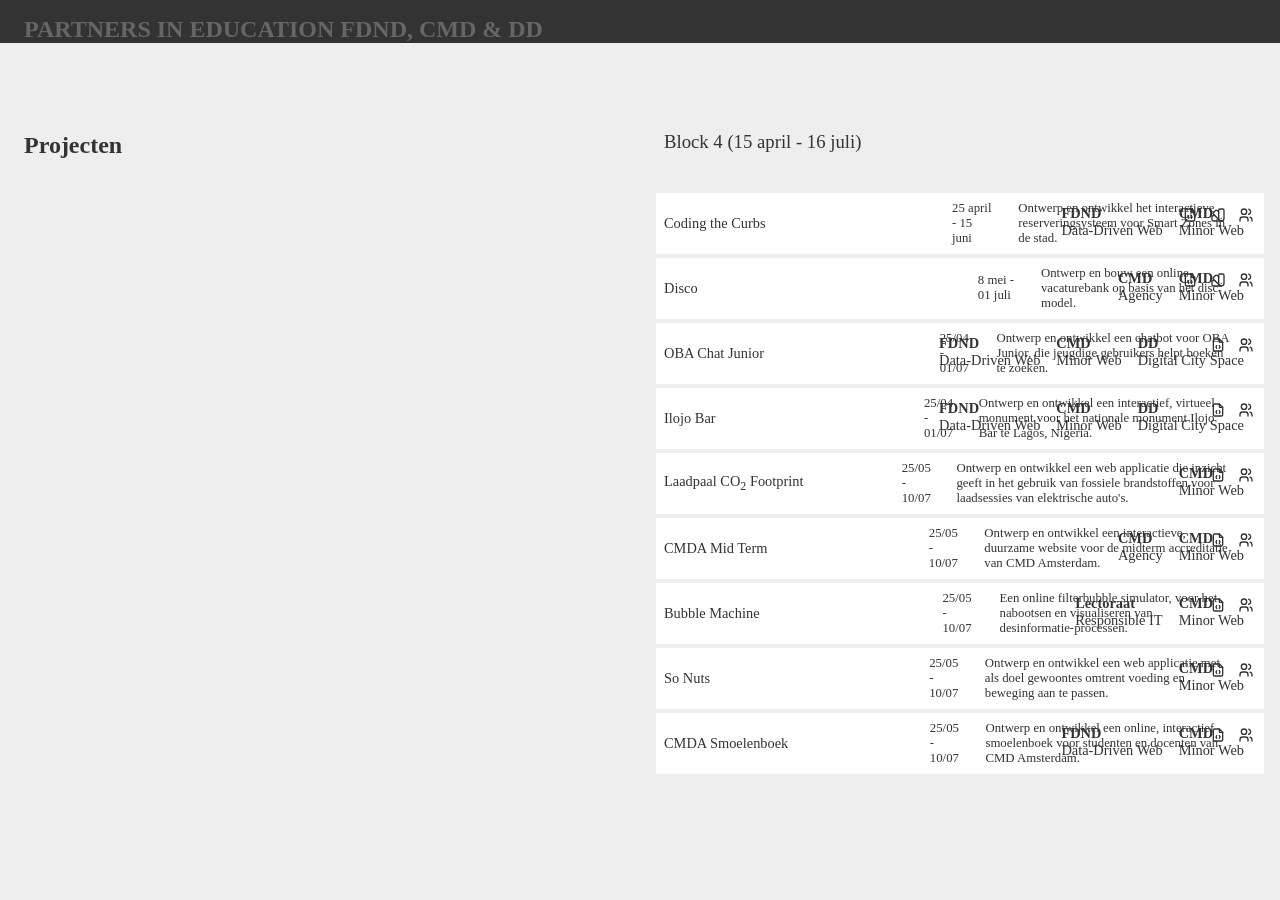
<file: static/index.html>
<!DOCTYPE html>
<html lang="en">
<head>
    <meta charset="UTF-8">
    <meta http-equiv="X-UA-Compatible" content="IE=edge">
    <meta name="viewport" content="width=device-width, initial-scale=1.0">
    <title>Dashboard PiE @ FDND, CMD & DD</title>

    <link rel="stylesheet" href="css/styles.css">
</head>
<body>
    <header>
        <h1>Partners in Education <em>FDND, CMD & DD</em></h1>
    </header>

    <main>
        <h2>Projecten</h2>
    <!--
        <section>
            <h2>Projects</h2>

            <section>
                <h3>Block 1</h3>

                <ul>
                    <li><a href="#">Project name</a></li>
                </ul>
            </section>

            <section>
                <h3>Block 2</h3>

                <ul>
                    <li><a href="">Project name</a></li>
                </ul>
            </section>

            <section>
                <h3>Block 3</h3>

                <ul>
                    <li><a href="">Project name</a></li>
                </ul>
            </section>
        -->

            <section>
                <h3>Block 4 <time>(15 april - 16 juli)</time></h3>

                <ul>
                    <li>
                        <a href="">Coding the Curbs</a>
                        
                        <p>
                            <time>25 april</time>
                            -
                            <time>15 juni</time>
                        </p>
                        
                        <p>
                            Ontwerp en ontwikkel het interactieve reserveringsysteem voor Smart Zones in de stad.
                        </p>

                        <ul>
                            <li>
                                <svg xmlns="http://www.w3.org/2000/svg" class="icon icon-tabler icon-tabler-file-code" width="20" height="20" viewBox="0 0 24 24" stroke-width="2" stroke="currentColor" fill="none" stroke-linecap="round" stroke-linejoin="round">
                                    <desc>Download more icon variants from https://tabler-icons.io/i/file-code</desc>
                                    <path stroke="none" d="M0 0h24v24H0z" fill="none"></path>
                                    <path d="M14 3v4a1 1 0 0 0 1 1h4"></path>
                                    <path d="M17 21h-10a2 2 0 0 1 -2 -2v-14a2 2 0 0 1 2 -2h7l5 5v11a2 2 0 0 1 -2 2z"></path>
                                    <path d="M10 13l-1 2l1 2"></path>
                                    <path d="M14 13l1 2l-1 2"></path>
                                </svg>
                            </li>
                            <li>
                                <svg xmlns="http://www.w3.org/2000/svg" class="icon icon-tabler icon-tabler-color-swatch" width="20" height="20" viewBox="0 0 24 24" stroke-width="2" stroke="currentColor" fill="none" stroke-linecap="round" stroke-linejoin="round">
                                    <desc>Download more icon variants from https://tabler-icons.io/i/color-swatch</desc>
                                    <path stroke="none" d="M0 0h24v24H0z" fill="none"></path>
                                    <path d="M19 3h-4a2 2 0 0 0 -2 2v12a4 4 0 0 0 8 0v-12a2 2 0 0 0 -2 -2"></path>
                                    <path d="M13 7.35l-2 -2a2 2 0 0 0 -2.828 0l-2.828 2.828a2 2 0 0 0 0 2.828l9 9"></path>
                                    <path d="M7.3 13h-2.3a2 2 0 0 0 -2 2v4a2 2 0 0 0 2 2h12"></path>
                                    <line x1="17" y1="17" x2="17" y2="17.01"></line>
                                 </svg>
                            </li>
                            <li>
                                <svg xmlns="http://www.w3.org/2000/svg" class="icon icon-tabler icon-tabler-users" width="20" height="20" viewBox="0 0 24 24" stroke-width="2" stroke="currentColor" fill="none" stroke-linecap="round" stroke-linejoin="round">
                                    <desc>Download more icon variants from https://tabler-icons.io/i/users</desc>
                                    <path stroke="none" d="M0 0h24v24H0z" fill="none"></path>
                                    <circle cx="9" cy="7" r="4"></circle>
                                    <path d="M3 21v-2a4 4 0 0 1 4 -4h4a4 4 0 0 1 4 4v2"></path>
                                    <path d="M16 3.13a4 4 0 0 1 0 7.75"></path>
                                    <path d="M21 21v-2a4 4 0 0 0 -3 -3.85"></path>
                                 </svg>
                            </li>
                        </ul>
                       
                        <ul>
                            <li class="fdnd">
                                <a href="#"><strong>FDND</strong> Data-Driven Web</a>
                            </li>
                            <li class="cmd">
                                <a href="#"><strong>CMD</strong> Minor Web</a> 
                            </li>
                        </ul>

                        
                    </li>

                    <li>
                        <a href="">Disco</a>

                        <p>
                            <time>8 mei</time>
                            -
                            <time>01 juli</time>
                        </p>
                        
                        <p>
                            Ontwerp en bouw een online vacaturebank op basis van het disc model.
                        </p>
                        <ul>
                            <li>
                                <svg xmlns="http://www.w3.org/2000/svg" class="icon icon-tabler icon-tabler-file-code" width="20" height="20" viewBox="0 0 24 24" stroke-width="2" stroke="currentColor" fill="none" stroke-linecap="round" stroke-linejoin="round">
                                    <desc>Download more icon variants from https://tabler-icons.io/i/file-code</desc>
                                    <path stroke="none" d="M0 0h24v24H0z" fill="none"></path>
                                    <path d="M14 3v4a1 1 0 0 0 1 1h4"></path>
                                    <path d="M17 21h-10a2 2 0 0 1 -2 -2v-14a2 2 0 0 1 2 -2h7l5 5v11a2 2 0 0 1 -2 2z"></path>
                                    <path d="M10 13l-1 2l1 2"></path>
                                    <path d="M14 13l1 2l-1 2"></path>
                                </svg>
                            </li>
                            <li>
                                <svg xmlns="http://www.w3.org/2000/svg" class="icon icon-tabler icon-tabler-color-swatch" width="20" height="20" viewBox="0 0 24 24" stroke-width="2" stroke="currentColor" fill="none" stroke-linecap="round" stroke-linejoin="round">
                                    <desc>Download more icon variants from https://tabler-icons.io/i/color-swatch</desc>
                                    <path stroke="none" d="M0 0h24v24H0z" fill="none"></path>
                                    <path d="M19 3h-4a2 2 0 0 0 -2 2v12a4 4 0 0 0 8 0v-12a2 2 0 0 0 -2 -2"></path>
                                    <path d="M13 7.35l-2 -2a2 2 0 0 0 -2.828 0l-2.828 2.828a2 2 0 0 0 0 2.828l9 9"></path>
                                    <path d="M7.3 13h-2.3a2 2 0 0 0 -2 2v4a2 2 0 0 0 2 2h12"></path>
                                    <line x1="17" y1="17" x2="17" y2="17.01"></line>
                                 </svg>
                            </li>
                            <li>
                                <svg xmlns="http://www.w3.org/2000/svg" class="icon icon-tabler icon-tabler-users" width="20" height="20" viewBox="0 0 24 24" stroke-width="2" stroke="currentColor" fill="none" stroke-linecap="round" stroke-linejoin="round">
                                    <desc>Download more icon variants from https://tabler-icons.io/i/users</desc>
                                    <path stroke="none" d="M0 0h24v24H0z" fill="none"></path>
                                    <circle cx="9" cy="7" r="4"></circle>
                                    <path d="M3 21v-2a4 4 0 0 1 4 -4h4a4 4 0 0 1 4 4v2"></path>
                                    <path d="M16 3.13a4 4 0 0 1 0 7.75"></path>
                                    <path d="M21 21v-2a4 4 0 0 0 -3 -3.85"></path>
                                 </svg>
                            </li>
                        </ul>
                       
                        <ul>
                            <li class="cmd">
                                <a href="#"><strong>CMD</strong> Agency</a> 
                            </li>
                            <li class="cmd">
                                <a href="#"><strong>CMD</strong> Minor Web</a> 
                            </li>
                        </ul>

                        
                    </li>

                    <li>
                        <a href="">OBA Chat Junior</a>
                        
                        <p> 
                            <time>25/04</time>
                            -
                            <time>01/07</time>
                        </p>
                        
                        <p>
                            Ontwerp en ontwikkel een chatbot voor OBA Junior, die jeugdige gebruikers helpt boeken te zoeken.
                        </p>

                        <ul>
                            <li>
                                <svg xmlns="http://www.w3.org/2000/svg" class="icon icon-tabler icon-tabler-file-code" width="20" height="20" viewBox="0 0 24 24" stroke-width="2" stroke="currentColor" fill="none" stroke-linecap="round" stroke-linejoin="round">
                                    <desc>Download more icon variants from https://tabler-icons.io/i/file-code</desc>
                                    <path stroke="none" d="M0 0h24v24H0z" fill="none"></path>
                                    <path d="M14 3v4a1 1 0 0 0 1 1h4"></path>
                                    <path d="M17 21h-10a2 2 0 0 1 -2 -2v-14a2 2 0 0 1 2 -2h7l5 5v11a2 2 0 0 1 -2 2z"></path>
                                    <path d="M10 13l-1 2l1 2"></path>
                                    <path d="M14 13l1 2l-1 2"></path>
                                </svg>
                            </li>
   
                            <li>
                                <svg xmlns="http://www.w3.org/2000/svg" class="icon icon-tabler icon-tabler-users" width="20" height="20" viewBox="0 0 24 24" stroke-width="2" stroke="currentColor" fill="none" stroke-linecap="round" stroke-linejoin="round">
                                    <desc>Download more icon variants from https://tabler-icons.io/i/users</desc>
                                    <path stroke="none" d="M0 0h24v24H0z" fill="none"></path>
                                    <circle cx="9" cy="7" r="4"></circle>
                                    <path d="M3 21v-2a4 4 0 0 1 4 -4h4a4 4 0 0 1 4 4v2"></path>
                                    <path d="M16 3.13a4 4 0 0 1 0 7.75"></path>
                                    <path d="M21 21v-2a4 4 0 0 0 -3 -3.85"></path>
                                 </svg>
                            </li>
                        </ul>
                       
                        <ul>
                            <li class="fdnd">
                                <a href="#"><strong>FDND</strong> Data-Driven Web</a>
                            </li>
                            <li class="cmd">
                                <a href="#"><strong>CMD</strong> Minor Web</a> 
                            </li>
                            <li class="dd">
                                <a href="#"><strong>DD</strong> Digital City Space</a> 
                            </li>
                        </ul>
                    </li>

                    <li>
                        <a href="">Ilojo Bar</a>
                        
                        <p> 
                            <time>25/04</time>
                            -
                            <time>01/07</time>
                        </p>
                        
                        <p>
                            Ontwerp en ontwikkel een interactief, virtueel monument voor het nationale monument Ilojo Bar te Lagos, Nigeria.
                        </p>

                        <ul>
                            <li>
                                <svg xmlns="http://www.w3.org/2000/svg" class="icon icon-tabler icon-tabler-file-code" width="20" height="20" viewBox="0 0 24 24" stroke-width="2" stroke="currentColor" fill="none" stroke-linecap="round" stroke-linejoin="round">
                                    <desc>Download more icon variants from https://tabler-icons.io/i/file-code</desc>
                                    <path stroke="none" d="M0 0h24v24H0z" fill="none"></path>
                                    <path d="M14 3v4a1 1 0 0 0 1 1h4"></path>
                                    <path d="M17 21h-10a2 2 0 0 1 -2 -2v-14a2 2 0 0 1 2 -2h7l5 5v11a2 2 0 0 1 -2 2z"></path>
                                    <path d="M10 13l-1 2l1 2"></path>
                                    <path d="M14 13l1 2l-1 2"></path>
                                </svg>
                            </li>
   
                            <li>
                                <svg xmlns="http://www.w3.org/2000/svg" class="icon icon-tabler icon-tabler-users" width="20" height="20" viewBox="0 0 24 24" stroke-width="2" stroke="currentColor" fill="none" stroke-linecap="round" stroke-linejoin="round">
                                    <desc>Download more icon variants from https://tabler-icons.io/i/users</desc>
                                    <path stroke="none" d="M0 0h24v24H0z" fill="none"></path>
                                    <circle cx="9" cy="7" r="4"></circle>
                                    <path d="M3 21v-2a4 4 0 0 1 4 -4h4a4 4 0 0 1 4 4v2"></path>
                                    <path d="M16 3.13a4 4 0 0 1 0 7.75"></path>
                                    <path d="M21 21v-2a4 4 0 0 0 -3 -3.85"></path>
                                 </svg>
                            </li>
                        </ul>
                       
                        <ul>
                            <li class="fdnd">
                                <a href="#"><strong>FDND</strong> Data-Driven Web</a>
                            </li>
                            <li class="cmd">
                                <a href="#"><strong>CMD</strong> Minor Web</a> 
                            </li>
                            <li class="dd">
                                <a href="#"><strong>DD</strong> Digital City Space</a> 
                            </li>
                        </ul>
                    </li>

                    <li>
                        <a href="">Laadpaal CO<sub>2</sub> Footprint</a>
                        
                        <p> 
                            <time>25/05</time>
                            -
                            <time>10/07</time>
                        </p>
                        
                        <p>
                            Ontwerp en ontwikkel een web applicatie die inzicht geeft in het gebruik van fossiele brandstoffen voor laadsessies van elektrische auto's.
                        </p>

                        <ul>
                            <li>
                                <svg xmlns="http://www.w3.org/2000/svg" class="icon icon-tabler icon-tabler-file-code" width="20" height="20" viewBox="0 0 24 24" stroke-width="2" stroke="currentColor" fill="none" stroke-linecap="round" stroke-linejoin="round">
                                    <desc>Download more icon variants from https://tabler-icons.io/i/file-code</desc>
                                    <path stroke="none" d="M0 0h24v24H0z" fill="none"></path>
                                    <path d="M14 3v4a1 1 0 0 0 1 1h4"></path>
                                    <path d="M17 21h-10a2 2 0 0 1 -2 -2v-14a2 2 0 0 1 2 -2h7l5 5v11a2 2 0 0 1 -2 2z"></path>
                                    <path d="M10 13l-1 2l1 2"></path>
                                    <path d="M14 13l1 2l-1 2"></path>
                                </svg>
                            </li>
   
                            <li>
                                <svg xmlns="http://www.w3.org/2000/svg" class="icon icon-tabler icon-tabler-users" width="20" height="20" viewBox="0 0 24 24" stroke-width="2" stroke="currentColor" fill="none" stroke-linecap="round" stroke-linejoin="round">
                                    <desc>Download more icon variants from https://tabler-icons.io/i/users</desc>
                                    <path stroke="none" d="M0 0h24v24H0z" fill="none"></path>
                                    <circle cx="9" cy="7" r="4"></circle>
                                    <path d="M3 21v-2a4 4 0 0 1 4 -4h4a4 4 0 0 1 4 4v2"></path>
                                    <path d="M16 3.13a4 4 0 0 1 0 7.75"></path>
                                    <path d="M21 21v-2a4 4 0 0 0 -3 -3.85"></path>
                                 </svg>
                            </li>
                        </ul>
                       
                        <ul>
                            <li class="cmd">
                                <a href="#"><strong>CMD</strong> Minor Web</a> 
                            </li>
                        </ul>
                    </li>

                    <li>
                        <a href="">CMDA Mid Term</a>
                        
                        <p> 
                            <time>25/05</time>
                            -
                            <time>10/07</time>
                        </p>
                        
                        <p>
                            Ontwerp en ontwikkel een interactieve, duurzame website voor de midterm accreditatie van CMD Amsterdam.
                        </p>

                        <ul>
                            <li>
                                <svg xmlns="http://www.w3.org/2000/svg" class="icon icon-tabler icon-tabler-file-code" width="20" height="20" viewBox="0 0 24 24" stroke-width="2" stroke="currentColor" fill="none" stroke-linecap="round" stroke-linejoin="round">
                                    <desc>Download more icon variants from https://tabler-icons.io/i/file-code</desc>
                                    <path stroke="none" d="M0 0h24v24H0z" fill="none"></path>
                                    <path d="M14 3v4a1 1 0 0 0 1 1h4"></path>
                                    <path d="M17 21h-10a2 2 0 0 1 -2 -2v-14a2 2 0 0 1 2 -2h7l5 5v11a2 2 0 0 1 -2 2z"></path>
                                    <path d="M10 13l-1 2l1 2"></path>
                                    <path d="M14 13l1 2l-1 2"></path>
                                </svg>
                            </li>
   
                            <li>
                                <svg xmlns="http://www.w3.org/2000/svg" class="icon icon-tabler icon-tabler-users" width="20" height="20" viewBox="0 0 24 24" stroke-width="2" stroke="currentColor" fill="none" stroke-linecap="round" stroke-linejoin="round">
                                    <desc>Download more icon variants from https://tabler-icons.io/i/users</desc>
                                    <path stroke="none" d="M0 0h24v24H0z" fill="none"></path>
                                    <circle cx="9" cy="7" r="4"></circle>
                                    <path d="M3 21v-2a4 4 0 0 1 4 -4h4a4 4 0 0 1 4 4v2"></path>
                                    <path d="M16 3.13a4 4 0 0 1 0 7.75"></path>
                                    <path d="M21 21v-2a4 4 0 0 0 -3 -3.85"></path>
                                 </svg>
                            </li>
                        </ul>
                       
                        <ul>
                            <li class="cmd">
                                <a href="#"><strong>CMD</strong> Agency</a> 
                            </li>
                            <li class="cmd">
                                <a href="#"><strong>CMD</strong> Minor Web</a> 
                            </li>
                        </ul>
                    </li>

                    <li>
                        <a href="">Bubble Machine</a>
                        
                        <p> 
                            <time>25/05</time>
                            -
                            <time>10/07</time>
                        </p>
                        
                        <p>
                            Een online filterbubble simulator, voor het nabootsen en visualiseren van desinformatie-processen.
                        </p>

                        <ul>
                            <li>
                                <svg xmlns="http://www.w3.org/2000/svg" class="icon icon-tabler icon-tabler-file-code" width="20" height="20" viewBox="0 0 24 24" stroke-width="2" stroke="currentColor" fill="none" stroke-linecap="round" stroke-linejoin="round">
                                    <desc>Download more icon variants from https://tabler-icons.io/i/file-code</desc>
                                    <path stroke="none" d="M0 0h24v24H0z" fill="none"></path>
                                    <path d="M14 3v4a1 1 0 0 0 1 1h4"></path>
                                    <path d="M17 21h-10a2 2 0 0 1 -2 -2v-14a2 2 0 0 1 2 -2h7l5 5v11a2 2 0 0 1 -2 2z"></path>
                                    <path d="M10 13l-1 2l1 2"></path>
                                    <path d="M14 13l1 2l-1 2"></path>
                                </svg>
                            </li>
   
                            <li>
                                <svg xmlns="http://www.w3.org/2000/svg" class="icon icon-tabler icon-tabler-users" width="20" height="20" viewBox="0 0 24 24" stroke-width="2" stroke="currentColor" fill="none" stroke-linecap="round" stroke-linejoin="round">
                                    <desc>Download more icon variants from https://tabler-icons.io/i/users</desc>
                                    <path stroke="none" d="M0 0h24v24H0z" fill="none"></path>
                                    <circle cx="9" cy="7" r="4"></circle>
                                    <path d="M3 21v-2a4 4 0 0 1 4 -4h4a4 4 0 0 1 4 4v2"></path>
                                    <path d="M16 3.13a4 4 0 0 1 0 7.75"></path>
                                    <path d="M21 21v-2a4 4 0 0 0 -3 -3.85"></path>
                                 </svg>
                            </li>
                        </ul>
                       
                        <ul>
                            <li class="professorship">
                                <a href="#"><strong>Lectoraat</strong> Responsible IT</a> 
                            </li>
                            <li class="cmd">
                                <a href="#"><strong>CMD</strong> Minor Web</a> 
                            </li>
                        </ul>
                    </li>

                    <li>
                        <a href="">So Nuts</a>
                        
                        <p> 
                            <time>25/05</time>
                            -
                            <time>10/07</time>
                        </p>
                        
                        <p>
                            Ontwerp en ontwikkel een web applicatie met als doel gewoontes omtrent voeding en beweging aan te passen.
                        </p>

                        <ul>
                            <li>
                                <svg xmlns="http://www.w3.org/2000/svg" class="icon icon-tabler icon-tabler-file-code" width="20" height="20" viewBox="0 0 24 24" stroke-width="2" stroke="currentColor" fill="none" stroke-linecap="round" stroke-linejoin="round">
                                    <desc>Download more icon variants from https://tabler-icons.io/i/file-code</desc>
                                    <path stroke="none" d="M0 0h24v24H0z" fill="none"></path>
                                    <path d="M14 3v4a1 1 0 0 0 1 1h4"></path>
                                    <path d="M17 21h-10a2 2 0 0 1 -2 -2v-14a2 2 0 0 1 2 -2h7l5 5v11a2 2 0 0 1 -2 2z"></path>
                                    <path d="M10 13l-1 2l1 2"></path>
                                    <path d="M14 13l1 2l-1 2"></path>
                                </svg>
                            </li>
   
                            <li>
                                <svg xmlns="http://www.w3.org/2000/svg" class="icon icon-tabler icon-tabler-users" width="20" height="20" viewBox="0 0 24 24" stroke-width="2" stroke="currentColor" fill="none" stroke-linecap="round" stroke-linejoin="round">
                                    <desc>Download more icon variants from https://tabler-icons.io/i/users</desc>
                                    <path stroke="none" d="M0 0h24v24H0z" fill="none"></path>
                                    <circle cx="9" cy="7" r="4"></circle>
                                    <path d="M3 21v-2a4 4 0 0 1 4 -4h4a4 4 0 0 1 4 4v2"></path>
                                    <path d="M16 3.13a4 4 0 0 1 0 7.75"></path>
                                    <path d="M21 21v-2a4 4 0 0 0 -3 -3.85"></path>
                                 </svg>
                            </li>
                        </ul>
                       
                        <ul>
                            <li class="cmd">
                                <a href="#"><strong>CMD</strong> Minor Web</a> 
                            </li>
                        </ul>
                    </li>

                    <li>
                        <a href="">CMDA Smoelenboek</a>
                        
                        <p> 
                            <time>25/05</time>
                            -
                            <time>10/07</time>
                        </p>
                        
                        <p>
                            Ontwerp en ontwikkel een online, interactief smoelenboek voor studenten en docenten van CMD Amsterdam.
                        </p>

                        <ul>
                            <li>
                                <svg xmlns="http://www.w3.org/2000/svg" class="icon icon-tabler icon-tabler-file-code" width="20" height="20" viewBox="0 0 24 24" stroke-width="2" stroke="currentColor" fill="none" stroke-linecap="round" stroke-linejoin="round">
                                    <desc>Download more icon variants from https://tabler-icons.io/i/file-code</desc>
                                    <path stroke="none" d="M0 0h24v24H0z" fill="none"></path>
                                    <path d="M14 3v4a1 1 0 0 0 1 1h4"></path>
                                    <path d="M17 21h-10a2 2 0 0 1 -2 -2v-14a2 2 0 0 1 2 -2h7l5 5v11a2 2 0 0 1 -2 2z"></path>
                                    <path d="M10 13l-1 2l1 2"></path>
                                    <path d="M14 13l1 2l-1 2"></path>
                                </svg>
                            </li>
   
                            <li>
                                <svg xmlns="http://www.w3.org/2000/svg" class="icon icon-tabler icon-tabler-users" width="20" height="20" viewBox="0 0 24 24" stroke-width="2" stroke="currentColor" fill="none" stroke-linecap="round" stroke-linejoin="round">
                                    <desc>Download more icon variants from https://tabler-icons.io/i/users</desc>
                                    <path stroke="none" d="M0 0h24v24H0z" fill="none"></path>
                                    <circle cx="9" cy="7" r="4"></circle>
                                    <path d="M3 21v-2a4 4 0 0 1 4 -4h4a4 4 0 0 1 4 4v2"></path>
                                    <path d="M16 3.13a4 4 0 0 1 0 7.75"></path>
                                    <path d="M21 21v-2a4 4 0 0 0 -3 -3.85"></path>
                                 </svg>
                            </li>
                        </ul>
                       
                        <ul>
                            <li class="fdnd">
                                <a href="#"><strong>FDND</strong> Data-Driven Web</a> 
                            </li>
                            <li class="cmd">
                                <a href="#"><strong>CMD</strong> Minor Web</a> 
                            </li>
                        </ul>
                    </li>
                </ul>
            </section>
        </section>
    </main>
    
</body>
</html>
</file>
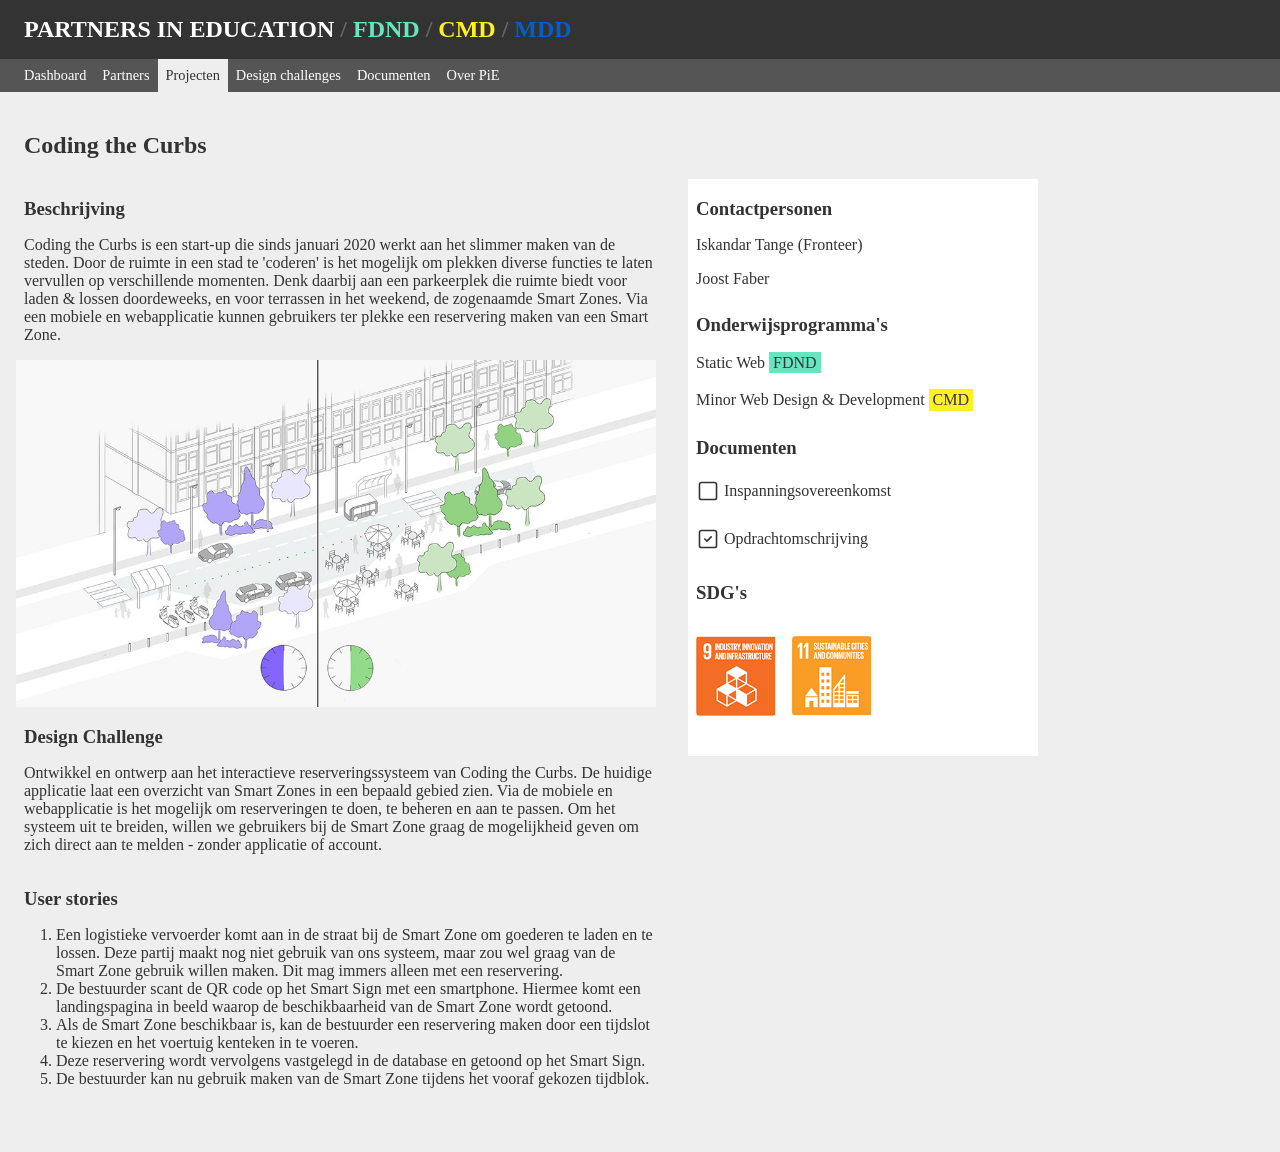
<file: coding-the-curbs.html>
<!DOCTYPE html>
<html lang="en">
<head>
    <meta charset="UTF-8">
    <meta http-equiv="X-UA-Compatible" content="IE=edge">
    <meta name="viewport" content="width=device-width, initial-scale=1.0">
    <title>Lopende projecten | PiE @ FDND, CMD & DD</title>

    <link rel="stylesheet" href="static/css/styles.css">
    <script defer src="static/js/scripts.js"></script>
</head>
<body>
    <header>
        <h1><strong>Partners in Education</strong> / <em class="fdnd">FDND</em> / <em class="cmd">CMD</em> / <em class="mdd">MDD</em> </h1>

        <nav>
            <ul>
                <li><a href="./">Dashboard</a></li>
                <li><a href="partners.html">Partners</a></li>
                <li class="active"><a href="projecten.html">Projecten</a></li>
                <li><a href="design-challenges.html">Design challenges</a></li>
                <li><a href="documenten.html">Documenten</a></li>
                <li><a href="over-pie.html">Over PiE</a></li>
            </ul>
        </nav>
    </header>

    <main class="detail">
        <header>
            <h2>Coding the Curbs</h2>
            
        </header> 

        <section>
            

            <h3>Beschrijving</h3>
            <p>Coding the Curbs is een start-up die sinds januari 2020 werkt aan het slimmer maken van de steden. Door de ruimte in een stad te 'coderen' is het mogelijk om plekken diverse functies te laten vervullen op verschillende momenten. Denk daarbij aan een parkeerplek die ruimte biedt voor laden & lossen doordeweeks, en voor terrassen in het weekend, de zogenaamde Smart Zones. Via een mobiele en webapplicatie kunnen gebruikers ter plekke een reservering maken van een Smart Zone. </p>

            <img src="./static/img/coding-the-curbs.jpg" alt="">

            <h3>Design Challenge</h3>
            <p>Ontwikkel en ontwerp aan het interactieve reserveringssysteem van Coding the Curbs. De huidige applicatie laat een overzicht van Smart Zones in een bepaald gebied zien. Via de mobiele en webapplicatie is het mogelijk om reserveringen te doen, te beheren en aan te passen. Om het systeem uit te breiden, willen we gebruikers bij de Smart Zone graag de mogelijkheid geven om zich direct aan te melden - zonder applicatie of account.</p>

            <h3>User stories</h3>
            <ol>
                <li>Een logistieke vervoerder komt aan in de straat bij de Smart Zone om goederen te laden en te lossen. Deze partij maakt nog niet gebruik van ons systeem, maar zou wel graag van de Smart Zone gebruik willen maken. Dit mag immers alleen met een reservering.</li>
                <li>De bestuurder scant de QR code op het Smart Sign met een smartphone. Hiermee komt een landingspagina in beeld waarop de beschikbaarheid van de Smart Zone wordt getoond.</li>
                <li>Als de Smart Zone beschikbaar is, kan de bestuurder een reservering maken door een tijdslot te kiezen en het voertuig kenteken in te voeren.</li>
                <li>Deze reservering wordt vervolgens vastgelegd in de database en getoond op het Smart Sign.</li>
                <li>De bestuurder kan nu gebruik maken van de Smart Zone tijdens het vooraf gekozen tijdblok.</li>
            </ol>

        </section>

        <aside>

            <h3>Contactpersonen</h3>
            <ul>
                <li>Iskandar Tange (Fronteer)</li>
                <li>Joost Faber</li>
            </ul>
            
            <h3>Onderwijsprogramma's</h3>
            <ul>
                <li><a href="">Static Web <em class="fdnd">FDND</em></a></li>
                <li><a href="">Minor Web Design & Development <em class="cmd">CMD</em></a></li>
            </ul>

            <h3>Documenten</h3>
            <ul>
                <li>
                    <a href="">
                        <svg xmlns="http://www.w3.org/2000/svg" class="icon icon-tabler icon-tabler-square-check" width="32" height="32" viewBox="0 0 24 24" stroke-width="1.5" stroke="#333" fill="none" stroke-linecap="round" stroke-linejoin="round">
                            <path stroke="none" d="M0 0h24v24H0z" fill="none"/>
                            <rect x="4" y="4" width="16" height="16" rx="2" />
                        </svg>
                        <span>Inspanningsovereenkomst</span>
                    </a>
                </li>
                <li><a href="">
                        <svg xmlns="http://www.w3.org/2000/svg" class="icon icon-tabler icon-tabler-square-check" width="32" height="32" viewBox="0 0 24 24" stroke-width="1.5" stroke="#333" fill="none" stroke-linecap="round" stroke-linejoin="round">
                            <path stroke="none" d="M0 0h24v24H0z" fill="none"/>
                            <rect x="4" y="4" width="16" height="16" rx="2" />
                            <path d="M9 12l2 2l4 -4" />
                        </svg>
                        <span>Opdrachtomschrijving</span> 
                    </a>
                </li>
            </ul>

            <h3>SDG's</h3>
            <ul class="sdg">
                <li>
                    <img src="./static/img/sdg-09.png" alt=""> 
                </li>
                <li>
                    <img src="./static/img/sdg-11.png" alt=""> 
                </li>
            </ul>

            
        </aside>

    </main>
    
</body>
</html>
</file>
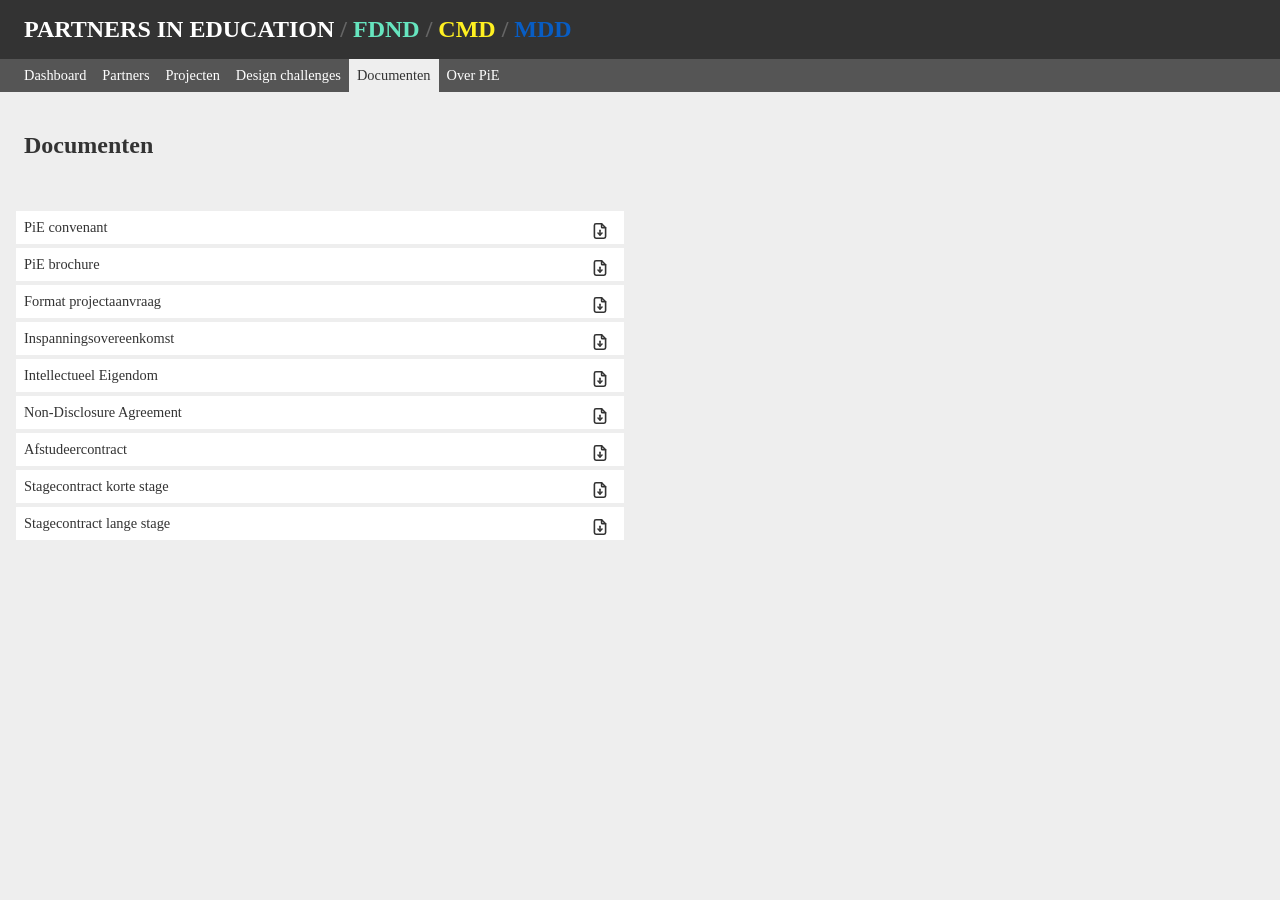
<file: documenten.html>
<!DOCTYPE html>
<html lang="en">
<head>
    <meta charset="UTF-8">
    <meta http-equiv="X-UA-Compatible" content="IE=edge">
    <meta name="viewport" content="width=device-width, initial-scale=1.0">
    <title>Lopende projecten | PiE @ FDND, CMD & DD</title>

    <link rel="stylesheet" href="static/css/styles.css">
    <script defer src="static/js/scripts.js"></script>
</head>
<body>
    <header>
        <h1><strong>Partners in Education</strong> / <em class="fdnd">FDND</em> / <em class="cmd">CMD</em> / <em class="mdd">MDD</em> </h1>

        <nav>
            <ul>
                <li><a href="./">Dashboard</a></li>
                <li><a href="partners.html">Partners</a></li>
                <li><a href="projecten.html">Projecten</a></li>
                <li><a href="design-challenges.html">Design challenges</a></li>
                <li class="active"><a href="documenten.html">Documenten</a></li>
                <li><a href="over-pie.html">Over PiE</a></li>
            </ul>
        </nav>
    </header>

    <main>
        <section id="documents">
            <header>
                <h2>Documenten</h2>
            </header>          

            <ul>
                <li>
                    <a href="#">
                        <svg xmlns="http://www.w3.org/2000/svg" class="icon icon-tabler icon-tabler-file-download" width="24" height="24" viewBox="0 0 24 24" stroke-width="2" stroke="currentColor" fill="none" stroke-linecap="round" stroke-linejoin="round">
                            <desc>Download more icon variants from https://tabler-icons.io/i/file-download</desc>
                            <path stroke="none" d="M0 0h24v24H0z" fill="none"></path>
                            <path d="M14 3v4a1 1 0 0 0 1 1h4"></path>
                            <path d="M17 21h-10a2 2 0 0 1 -2 -2v-14a2 2 0 0 1 2 -2h7l5 5v11a2 2 0 0 1 -2 2z"></path>
                            <path d="M12 17v-6"></path>
                            <path d="M9.5 14.5l2.5 2.5l2.5 -2.5"></path>
                        </svg>
                        PiE convenant
                    </a>
                </li>
                <li>
                    <a href="#">
                        <svg xmlns="http://www.w3.org/2000/svg" class="icon icon-tabler icon-tabler-file-download" width="24" height="24" viewBox="0 0 24 24" stroke-width="2" stroke="currentColor" fill="none" stroke-linecap="round" stroke-linejoin="round">
                            <desc>Download more icon variants from https://tabler-icons.io/i/file-download</desc>
                            <path stroke="none" d="M0 0h24v24H0z" fill="none"></path>
                            <path d="M14 3v4a1 1 0 0 0 1 1h4"></path>
                            <path d="M17 21h-10a2 2 0 0 1 -2 -2v-14a2 2 0 0 1 2 -2h7l5 5v11a2 2 0 0 1 -2 2z"></path>
                            <path d="M12 17v-6"></path>
                            <path d="M9.5 14.5l2.5 2.5l2.5 -2.5"></path>
                        </svg>
                        PiE brochure
                    </a>
                </li>
                <li>
                    <a href="#">
                        <svg xmlns="http://www.w3.org/2000/svg" class="icon icon-tabler icon-tabler-file-download" width="24" height="24" viewBox="0 0 24 24" stroke-width="2" stroke="currentColor" fill="none" stroke-linecap="round" stroke-linejoin="round">
                            <desc>Download more icon variants from https://tabler-icons.io/i/file-download</desc>
                            <path stroke="none" d="M0 0h24v24H0z" fill="none"></path>
                            <path d="M14 3v4a1 1 0 0 0 1 1h4"></path>
                            <path d="M17 21h-10a2 2 0 0 1 -2 -2v-14a2 2 0 0 1 2 -2h7l5 5v11a2 2 0 0 1 -2 2z"></path>
                            <path d="M12 17v-6"></path>
                            <path d="M9.5 14.5l2.5 2.5l2.5 -2.5"></path>
                        </svg>
                        Format projectaanvraag
                    </a>
                </li>
                <li>
                    <a href="#">
                        <svg xmlns="http://www.w3.org/2000/svg" class="icon icon-tabler icon-tabler-file-download" width="24" height="24" viewBox="0 0 24 24" stroke-width="2" stroke="currentColor" fill="none" stroke-linecap="round" stroke-linejoin="round">
                            <desc>Download more icon variants from https://tabler-icons.io/i/file-download</desc>
                            <path stroke="none" d="M0 0h24v24H0z" fill="none"></path>
                            <path d="M14 3v4a1 1 0 0 0 1 1h4"></path>
                            <path d="M17 21h-10a2 2 0 0 1 -2 -2v-14a2 2 0 0 1 2 -2h7l5 5v11a2 2 0 0 1 -2 2z"></path>
                            <path d="M12 17v-6"></path>
                            <path d="M9.5 14.5l2.5 2.5l2.5 -2.5"></path>
                        </svg>
                        Inspanningsovereenkomst
                    </a>
                </li>
                <li>
                    <a href="#">
                        <svg xmlns="http://www.w3.org/2000/svg" class="icon icon-tabler icon-tabler-file-download" width="24" height="24" viewBox="0 0 24 24" stroke-width="2" stroke="currentColor" fill="none" stroke-linecap="round" stroke-linejoin="round">
                            <desc>Download more icon variants from https://tabler-icons.io/i/file-download</desc>
                            <path stroke="none" d="M0 0h24v24H0z" fill="none"></path>
                            <path d="M14 3v4a1 1 0 0 0 1 1h4"></path>
                            <path d="M17 21h-10a2 2 0 0 1 -2 -2v-14a2 2 0 0 1 2 -2h7l5 5v11a2 2 0 0 1 -2 2z"></path>
                            <path d="M12 17v-6"></path>
                            <path d="M9.5 14.5l2.5 2.5l2.5 -2.5"></path>
                        </svg>
                        Intellectueel Eigendom
                    </a>
                </li>
                <li>
                    <a href="#">
                        <svg xmlns="http://www.w3.org/2000/svg" class="icon icon-tabler icon-tabler-file-download" width="24" height="24" viewBox="0 0 24 24" stroke-width="2" stroke="currentColor" fill="none" stroke-linecap="round" stroke-linejoin="round">
                            <desc>Download more icon variants from https://tabler-icons.io/i/file-download</desc>
                            <path stroke="none" d="M0 0h24v24H0z" fill="none"></path>
                            <path d="M14 3v4a1 1 0 0 0 1 1h4"></path>
                            <path d="M17 21h-10a2 2 0 0 1 -2 -2v-14a2 2 0 0 1 2 -2h7l5 5v11a2 2 0 0 1 -2 2z"></path>
                            <path d="M12 17v-6"></path>
                            <path d="M9.5 14.5l2.5 2.5l2.5 -2.5"></path>
                        </svg>
                        Non-Disclosure Agreement
                    </a>
                </li>

                <li>
                    <a href="#">
                        <svg xmlns="http://www.w3.org/2000/svg" class="icon icon-tabler icon-tabler-file-download" width="24" height="24" viewBox="0 0 24 24" stroke-width="2" stroke="currentColor" fill="none" stroke-linecap="round" stroke-linejoin="round">
                            <desc>Download more icon variants from https://tabler-icons.io/i/file-download</desc>
                            <path stroke="none" d="M0 0h24v24H0z" fill="none"></path>
                            <path d="M14 3v4a1 1 0 0 0 1 1h4"></path>
                            <path d="M17 21h-10a2 2 0 0 1 -2 -2v-14a2 2 0 0 1 2 -2h7l5 5v11a2 2 0 0 1 -2 2z"></path>
                            <path d="M12 17v-6"></path>
                            <path d="M9.5 14.5l2.5 2.5l2.5 -2.5"></path>
                        </svg>
                        Afstudeercontract
                    </a>
                </li>
                <li>
                    <a href="#">
                        <svg xmlns="http://www.w3.org/2000/svg" class="icon icon-tabler icon-tabler-file-download" width="24" height="24" viewBox="0 0 24 24" stroke-width="2" stroke="currentColor" fill="none" stroke-linecap="round" stroke-linejoin="round">
                            <desc>Download more icon variants from https://tabler-icons.io/i/file-download</desc>
                            <path stroke="none" d="M0 0h24v24H0z" fill="none"></path>
                            <path d="M14 3v4a1 1 0 0 0 1 1h4"></path>
                            <path d="M17 21h-10a2 2 0 0 1 -2 -2v-14a2 2 0 0 1 2 -2h7l5 5v11a2 2 0 0 1 -2 2z"></path>
                            <path d="M12 17v-6"></path>
                            <path d="M9.5 14.5l2.5 2.5l2.5 -2.5"></path>
                        </svg>
                        Stagecontract korte stage
                    </a>
                </li>
                <li>
                    <a href="#">
                        <svg xmlns="http://www.w3.org/2000/svg" class="icon icon-tabler icon-tabler-file-download" width="24" height="24" viewBox="0 0 24 24" stroke-width="2" stroke="currentColor" fill="none" stroke-linecap="round" stroke-linejoin="round">
                            <desc>Download more icon variants from https://tabler-icons.io/i/file-download</desc>
                            <path stroke="none" d="M0 0h24v24H0z" fill="none"></path>
                            <path d="M14 3v4a1 1 0 0 0 1 1h4"></path>
                            <path d="M17 21h-10a2 2 0 0 1 -2 -2v-14a2 2 0 0 1 2 -2h7l5 5v11a2 2 0 0 1 -2 2z"></path>
                            <path d="M12 17v-6"></path>
                            <path d="M9.5 14.5l2.5 2.5l2.5 -2.5"></path>
                        </svg>
                        Stagecontract lange stage
                    </a>
                </li>
            </ul>
        </section>
    </main>
    
</body>
</html>
</file>
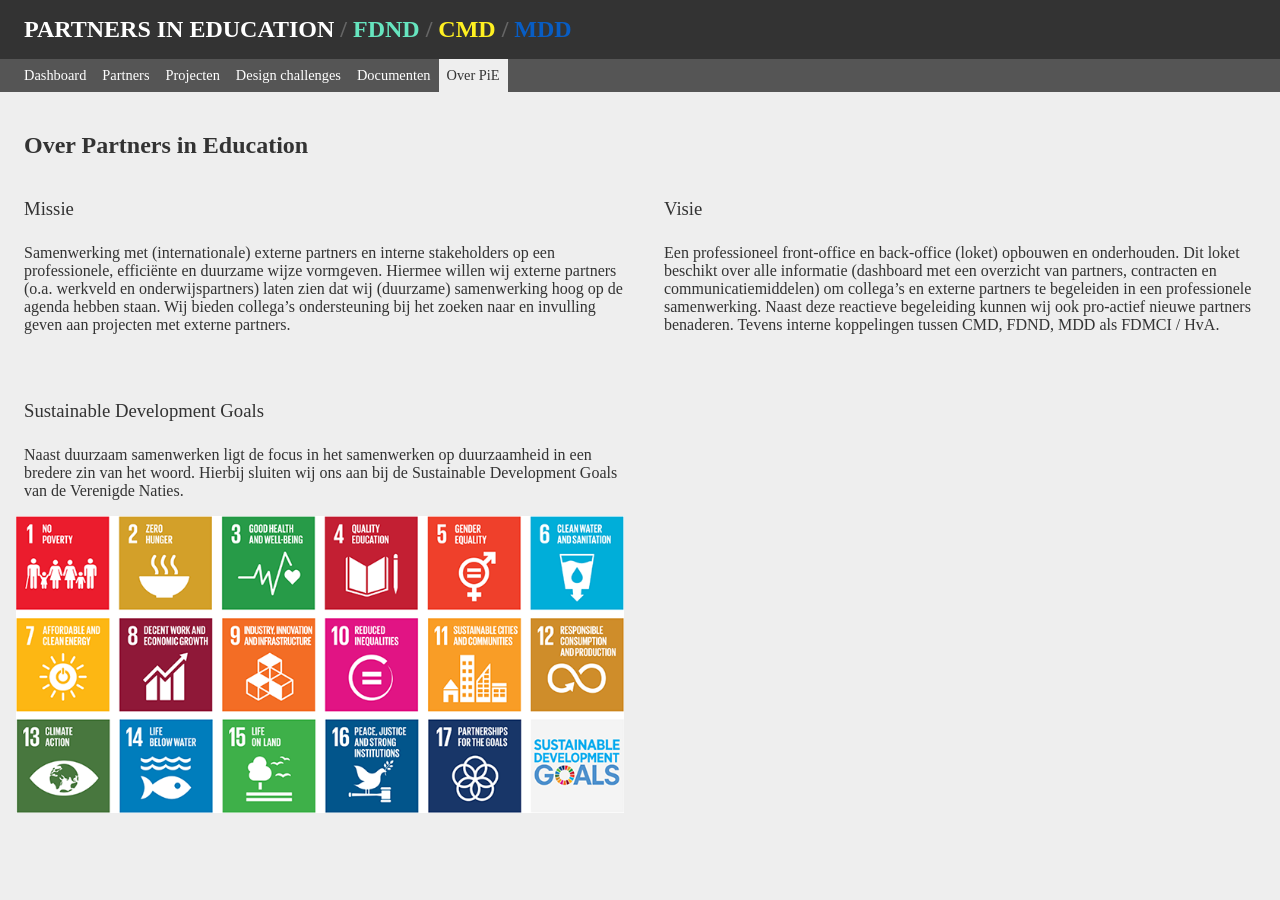
<file: over-pie.html>
<!DOCTYPE html>
<html lang="en">
<head>
    <meta charset="UTF-8">
    <meta http-equiv="X-UA-Compatible" content="IE=edge">
    <meta name="viewport" content="width=device-width, initial-scale=1.0">
    <title>Lopende projecten | PiE @ FDND, CMD & DD</title>

    <link rel="stylesheet" href="static/css/styles.css">
    <script defer src="static/js/scripts.js"></script>
</head>
<body>
    <header>
        <h1><strong>Partners in Education</strong> / <em class="fdnd">FDND</em> / <em class="cmd">CMD</em> / <em class="mdd">MDD</em> </h1>

        <nav>
            <ul>
                <li><a href="./">Dashboard</a></li>
                <li><a href="partners.html">Partners</a></li>
                <li><a href="projecten.html">Projecten</a></li>
                <li><a href="design-challenges.html">Design challenges</a></li>
                <li><a href="documenten.html">Documenten</a></li>
                <li class="active"><a href="over-pie.html">Over PiE</a></li>
            </ul>
        </nav>
    </header>

    <main class="multi-col">
        <header>
            <h2>Over Partners in Education</h2>
        </header> 

        <section id="missie">
            <header>
                <h3>Missie</h3>
            </header>   
            
            <p>
                Samenwerking met (internationale) externe partners en interne stakeholders op een professionele, efficiënte en duurzame wijze vormgeven. Hiermee willen wij externe partners (o.a. werkveld en onderwijspartners) laten zien dat wij (duurzame) samenwerking hoog op de agenda hebben staan. Wij bieden collega’s ondersteuning bij het zoeken naar en invulling geven aan projecten met externe partners.
            </p>

            
        </section>

        <section id="visie">
            <header>
                <h3>Visie</h3>
            </header> 
            
            <p>
                Een professioneel front-office en back-office (loket) opbouwen en onderhouden. Dit loket beschikt over alle informatie (dashboard met een overzicht van partners, contracten en communicatiemiddelen) om collega’s en externe partners te begeleiden in een professionele samenwerking. Naast deze reactieve begeleiding kunnen wij ook pro-actief nieuwe partners benaderen. Tevens interne koppelingen tussen CMD, FDND, MDD als FDMCI / HvA.
            </p>
        </section>

        <section id="sdg">
            <h3>Sustainable Development Goals</h3>

            <p>Naast duurzaam samenwerken ligt de focus in het samenwerken op duurzaamheid in een bredere zin van het woord. Hierbij sluiten wij ons aan bij de Sustainable Development Goals van de Verenigde Naties.</p>

            <img src="./static/img/sdg.png" alt="">
        </section>



        
    </main>
    
</body>
</html>
</file>
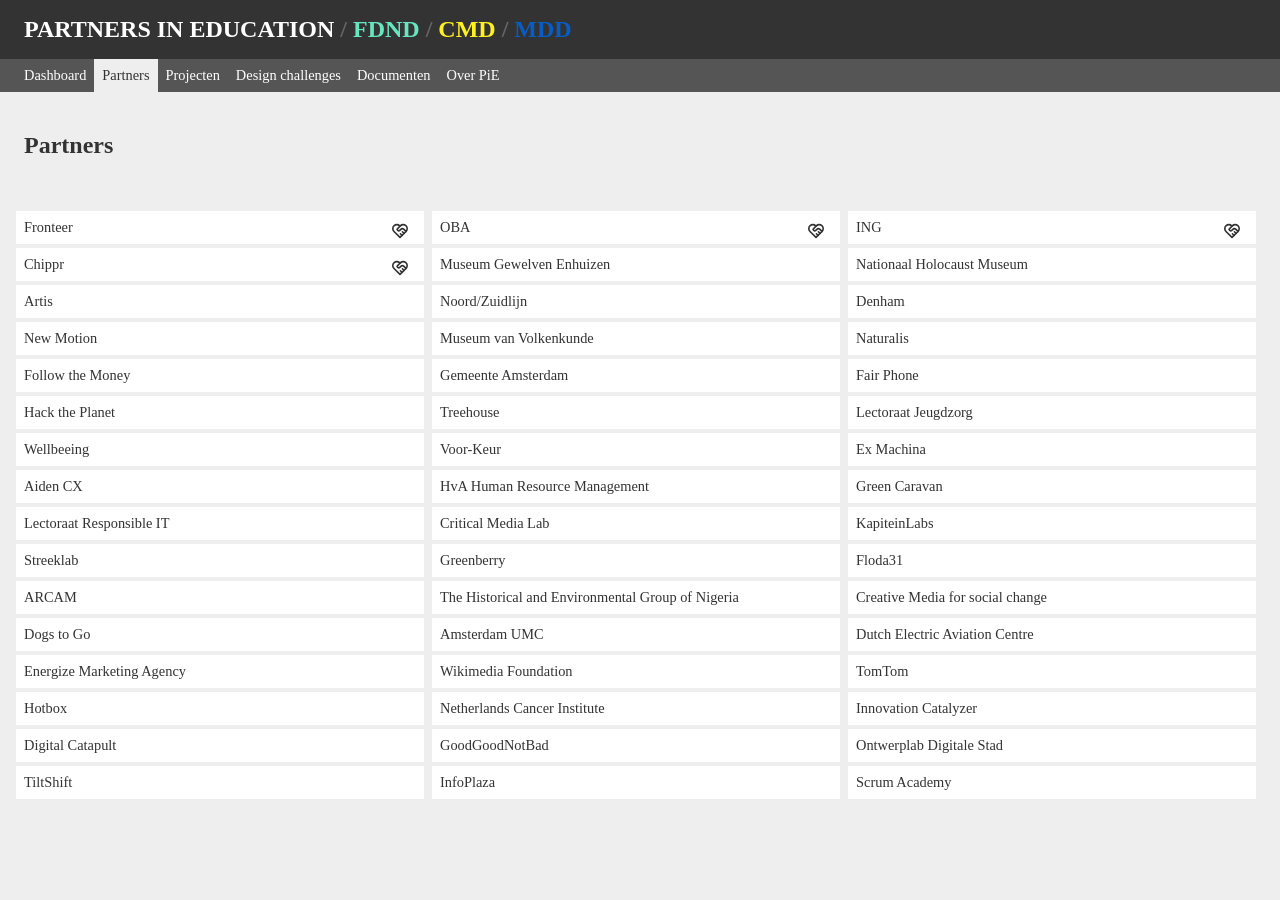
<file: partners.html>
<!DOCTYPE html>
<html lang="en">
<head>
    <meta charset="UTF-8">
    <meta http-equiv="X-UA-Compatible" content="IE=edge">
    <meta name="viewport" content="width=device-width, initial-scale=1.0">
    <title>Partners | PiE @ FDND, CMD & MDD</title>

    <link rel="stylesheet" href="static/css/styles.css">
    <script defer src="static/js/scripts.js"></script>
</head>
<body>
    <header>
        <h1><strong>Partners in Education</strong> / <em class="fdnd">FDND</em> / <em class="cmd">CMD</em> / <em class="mdd">MDD</em> </h1>

        <nav>
            <ul>
                <li><a href="./">Dashboard</a></li>
                <li class="active"><a href="partners.html">Partners</a></li>
                <li><a href="projecten.html">Projecten</a></li>
                <li><a href="design-challenges.html">Design challenges</a></li>
                <li><a href="documenten.html">Documenten</a></li>
                <li><a href="over-pie.html">Over PiE</a></li>
            </ul>
        </nav>
    </header>

    <main class="single-col">
        <section id="partners">
            <header>
                <h2>Partners</h2>
            </header>          

            
            <ul class="multi-cols">
                <li>
                    <a href="#">
                        Fronteer 
                        <svg xmlns="http://www.w3.org/2000/svg" class="icon icon-tabler icon-tabler-heart-handshake" width="24" height="24" viewBox="0 0 24 24" stroke-width="2" stroke="currentColor" fill="none" stroke-linecap="round" stroke-linejoin="round">
                            <path stroke="none" d="M0 0h24v24H0z" fill="none"></path>
                            <path d="M19.5 12.572l-7.5 7.428l-7.5 -7.428a5 5 0 1 1 7.5 -6.566a5 5 0 1 1 7.5 6.572"></path>
                            <path d="M12 6l-3.293 3.293a1 1 0 0 0 0 1.414l.543 .543c.69 .69 1.81 .69 2.5 0l1 -1a3.182 3.182 0 0 1 4.5 0l2.25 2.25"></path>
                            <path d="M12.5 15.5l2 2"></path>
                            <path d="M15 13l2 2"></path>
                         </svg>
                    </a>
                </li>
                <li>
                    <a href="#">
                        OBA 
                        <svg xmlns="http://www.w3.org/2000/svg" class="icon icon-tabler icon-tabler-heart-handshake" width="24" height="24" viewBox="0 0 24 24" stroke-width="2" stroke="currentColor" fill="none" stroke-linecap="round" stroke-linejoin="round">
                            <path stroke="none" d="M0 0h24v24H0z" fill="none"></path>
                            <path d="M19.5 12.572l-7.5 7.428l-7.5 -7.428a5 5 0 1 1 7.5 -6.566a5 5 0 1 1 7.5 6.572"></path>
                            <path d="M12 6l-3.293 3.293a1 1 0 0 0 0 1.414l.543 .543c.69 .69 1.81 .69 2.5 0l1 -1a3.182 3.182 0 0 1 4.5 0l2.25 2.25"></path>
                            <path d="M12.5 15.5l2 2"></path>
                            <path d="M15 13l2 2"></path>
                         </svg>
                    </a>
                </li>
                <li>
                    <a href="#">
                        ING 
                        <svg xmlns="http://www.w3.org/2000/svg" class="icon icon-tabler icon-tabler-heart-handshake" width="24" height="24" viewBox="0 0 24 24" stroke-width="2" stroke="currentColor" fill="none" stroke-linecap="round" stroke-linejoin="round">
                            <path stroke="none" d="M0 0h24v24H0z" fill="none"></path>
                            <path d="M19.5 12.572l-7.5 7.428l-7.5 -7.428a5 5 0 1 1 7.5 -6.566a5 5 0 1 1 7.5 6.572"></path>
                            <path d="M12 6l-3.293 3.293a1 1 0 0 0 0 1.414l.543 .543c.69 .69 1.81 .69 2.5 0l1 -1a3.182 3.182 0 0 1 4.5 0l2.25 2.25"></path>
                            <path d="M12.5 15.5l2 2"></path>
                            <path d="M15 13l2 2"></path>
                         </svg>
                    </a>
                </li>

                <li><a href="">Chippr 
                    <svg xmlns="http://www.w3.org/2000/svg" class="icon icon-tabler icon-tabler-heart-handshake" width="24" height="24" viewBox="0 0 24 24" stroke-width="2" stroke="currentColor" fill="none" stroke-linecap="round" stroke-linejoin="round">
                    <path stroke="none" d="M0 0h24v24H0z" fill="none"></path>
                    <path d="M19.5 12.572l-7.5 7.428l-7.5 -7.428a5 5 0 1 1 7.5 -6.566a5 5 0 1 1 7.5 6.572"></path>
                    <path d="M12 6l-3.293 3.293a1 1 0 0 0 0 1.414l.543 .543c.69 .69 1.81 .69 2.5 0l1 -1a3.182 3.182 0 0 1 4.5 0l2.25 2.25"></path>
                    <path d="M12.5 15.5l2 2"></path>
                    <path d="M15 13l2 2"></path>
                 </svg></a>
                </li>

                <li><a href="">Museum Gewelven Enhuizen</a></li>
                <li><a href="">Nationaal Holocaust Museum</a></li>
                <li><a href="">Artis</a></li>
                <li><a href="">Noord/Zuidlijn</a></li>
                <li><a href="">Denham</a></li>
                <li><a href="">New Motion</a></li>
                <li><a href="">Museum van Volkenkunde</a></li>
                <li><a href="">Naturalis</a></li>
                <li><a href="">Follow the Money</a></li>
                <li><a href="">Gemeente Amsterdam</a></li>
                <li><a href="">Fair Phone</a></li>
                <li><a href="">Hack the Planet</a></li>
                <li><a href="">Treehouse</a></li>
                <li><a href="">Lectoraat Jeugdzorg</a></li>
                <li><a href="">Wellbeeing</a></li>
                <li><a href="">Voor-Keur </a></li>
                <li><a href="">Ex Machina</a></li>
                <li><a href="">Aiden CX</a></li>
                <li><a href="">HvA Human Resource Management</a></li>
                <li><a href="">Green Caravan</a></li>
                <li><a href="">Lectoraat Responsible IT</a></li>
                
                <li><a href="">Critical Media Lab</a></li>
                <li><a href="">KapiteinLabs</a></li>      
                <li><a href="">Streeklab</a></li>
                <li><a href="">Greenberry</a></li>
                <li><a href="">Floda31</a></li>
                <li><a href="">ARCAM</a></li>
                <li><a href="">The Historical and Environmental Group of Nigeria</a></li>
                <li><a href="">Creative Media for social change</a></li>
                <li><a href="">Dogs to Go</a></li>
                <li><a href="">Amsterdam UMC</a></li>
                <li><a href="">Dutch Electric Aviation Centre</a></li>
                <li><a href="">Energize Marketing Agency</a></li>
                <li><a href="">Wikimedia Foundation</a></li>
                <li><a href="">TomTom</a></li>
                <li><a href="">Hotbox</a></li>
                <li><a href="">Netherlands Cancer Institute</a></li>
                <li><a href="">Innovation Catalyzer</a></li>
                <li><a href="">Digital Catapult</a></li>
                <li><a href="">GoodGoodNotBad</a></li>
                <li><a href="">Ontwerplab Digitale Stad</a></li>
                <li><a href="">TiltShift</a></li>
                <li><a href="">InfoPlaza</a></li>
                <li><a href="">Scrum Academy</a></li>
                
            </ul>
        </section>
    </main>
    
</body>
</html>
</file>
<file: static/css/styles.css>
:root {
    --cmd: #fff021;
    --fdnd: #66e5bf;
    --mdd: #085dc4;
    --heigth: 0
}

body {
    -webkit-font-smoothing: antialiased;
    font-family: 'Open Sans';
    font-weight: 400;
    margin: 0;
    color: #333;
    padding-top: 8rem;
    padding-bottom: 2rem;
    background-color: #eee;
}

h1, h2, h3 {
    margin-left: .5rem;
}

h1 {
margin: 0 .5rem;  
font-size: 1.5rem;
text-transform: uppercase;
}

h1 strong {
    color: #fff
}

h1 em {
    font-style: normal;
}

h1 em.fdnd { color: var(--fdnd) }
h1 em.cmd {  color: var(--cmd) }
h1 em.mdd { color: var(--mdd) }

h1 strong {
    display: block;
}

h2 time {
    font-weight: normal; 
    font-size: .8em;
    white-space: nowrap;
}

h3 {
    font-weight: normal;
    margin-bottom: .5rem;
}
.detail h3 {
    margin-bottom: 0;
}

h4{
    margin-bottom: 0;
    margin-left: .5rem;
}

ul {
    list-style: none;
    padding: 0;
    display:flex
}

ul li {
    display: flex;
    flex-direction: row;
    align-items: center;
    padding: .5rem;
    position: relative
}

a,
a:active,
a:visited {
    color:#333;
    font-size: .9rem;
}

img {
    max-width: 100%;
}

body > header {
    padding: 1rem 1rem 0;
    position: relative;
    background-color: #333;
    color: #666;
    position: fixed;
    width: 100%;
    z-index: 100;
    top: 0;
}

header > form {
    display:none;
}

nav {
    background-color: #555;
    margin:1rem -1rem 0;
    padding-left:1rem
}

nav ul {
    margin:0;
    overflow-x:scroll
}
nav ul li a,
nav ul li a:active, 
nav ul li a:visited {
    color:#fff;
    white-space: nowrap;
    margin-right: 0;
}
nav ul li:hover {
    background-color: #fff;
}
nav ul li.active {
    background-color: #eee;
}
nav ul li:hover a,
nav ul li.active a {
    color: #333;
}

main {
    padding: 1rem;
}

main > div {
    position: relative;
}

section#design-challenges ul li {
    flex-direction: column;
    align-items:flex-start
}

section {
    display:flex;
    flex-direction: column;
    position: relative;
}

section > header {
    display:flex;
    align-items:flex-start;
    justify-content: space-between;
    margin-right: .5rem;
    position: relative;
}

section > header button {
    display:flex;
    border:none;
    align-items: flex-end;
    white-space: nowrap;
    margin-top: 1.75rem;
}

section > header button svg {
    margin-left: .25rem;
    transform:translateY(3px)
}
section > div {
    width:50%;
    align-self: center;
    margin-bottom: 2rem;
}
section > p {
    margin-left: .5rem;
}
section > ul,
aside > ul {
    display: flex;
    flex-direction: column;
    margin-top:2rem
}
aside {
    background-color: #fff;
    align-self: start;
}
.detail h3 {
    font-weight: bold;
}
aside > ul {
    margin-top: .5rem;
}
aside  > ul > li > a {
    font-size: 1em;
    display:flex;
    align-items: center;
}
aside  > ul > li > a em {
    font-size: 1em;
    margin-left: .25rem;
}
aside ul img {
    display:block;
    height:auto;
    width:5rem;
    border:none;
}
aside svg {
    margin-left: -.25rem;
}

aside ul.sdg {
    flex-direction:row
}

section > ul > li {
    padding-bottom: .5rem;
    position: relative;
    margin-bottom: .25rem;
    background: #fff;
    flex:1;
}

section > ul > li:hover {
    background-color: #f9f9f9;
    transform:scale(1.005)
}

section > a {
    position: relative;
    align-self:flex-end;
    padding:.5rem 1.5rem .5rem .5rem;
    background-color: #fff;
    text-decoration: none;
}

section > a:hover {
    background-color: #666;
    color:#fff
}

section > a svg {
    position: absolute;
    right:.25rem;
    top:calc(50% - 8px)
}
section > a:hover svg {
    stroke:#fff
}

ul > li > a {
    text-decoration: none;
    margin-right: .5rem;
    position: relative;
    display: block;
    width:100%
}

section ul > li > a > svg {
    position: absolute;
    top:0;
    right:-.25rem
}

ul > li > a strong {
    display: block;
}

ul > li > a em {
    font-size: .65em;
    font-style: normal;
    background-color: #f0f0f0;
    padding: .1rem .25rem;
    text-transform: uppercase;
}

ul > li > a em.client {
    text-transform: capitalize;
}

ul > li > a em.fdnd { background-color:var(--fdnd); }
ul > li > a em.cmd { background-color:var(--cmd); }
ul > li > a em.mdd { background-color:var(--mdd); color:#fff }

ul a:before {
    content:'';
    position: absolute;
    top:0;
    left:0;
    width:100%;
    height:100%;
}

ul img {
    height:12rem;
    object-fit: cover;
    border-radius:.25rem;
    border: 1px solid rgb(190,190,190);
    background-color: rgb(190,190,190);
    width:100%;
    margin:1rem 0
}

ul svg {
    transform: scale(0.8);
}

ul ul {
    font-size: .65rem;
    display:flex;
    position:absolute;
    right:.25rem;
    top:.75rem;
}

ul p {
    margin:0;
    font-size: .8em;
    padding-right:2em;
}
#design-challenges ul {
    min-height:var(--height)
}
#design-challenges ul p {
    margin-top:.5rem
}

.projects ul li p,
ul img {
    display:none;
}


ul li.active p,
ul li.active  img,
li.active ul ul {
    display:flex;
}

li.active {
    flex-direction: column;
    align-items: flex-start;
}

ul ul li {
    display:flex;
    flex-direction: column;
    background-color: transparent;
    padding:0 .25rem
}

.single-col p,
.single-col h4,
.single-col img {
    margin-left:.5rem;
    max-width:40em;
}

/* form */
form {
    overflow:hidden;
    width:40vw
}

fieldset {
    border:none;
    margin-top: 7rem;
    padding: 0;
    display: flex;
    flex-direction: column;
    gap: 0.5rem;
}

fieldset p {
    margin-top: 0;
}

legend {
    font-weight: bold;
    padding: 0 .5rem;
    /display: none;
}

label {
    display: block;
    margin-bottom: .25rem;
    padding: 0 .5rem;
    font-size: .8em;
}

select {
    width: 100%;
    font-size: .8em;
    font-family: inherit;
    padding: .5rem .25rem;
    border:none;
}

/* breakpoint 1 */
@media (min-width:60em) {
    body {
        padding-top: 6rem;
    }

    main,
    footer ul {
        display: grid;
        gap: 2em;
        grid-template-columns: 1fr 1fr;
    }
    
    .multi-cols {
        display: grid;
        grid-template-columns: repeat(3, minmax(400px,1fr));
    }

    .multi-cols li {
        margin-right: .5rem;
    }
    main.detail {
        grid-template-columns: minmax(auto, 40em) 350px;
    }

    main.single-col {
        display:flex;
        flex-direction:column;
    }

    main > header {
        grid-column: 1 / -1;
        margin-bottom: -2rem;
    }

    footer {
        grid-column: 1 / -1
    }

    footer ul {
        justify-items: end;
    }

    h1 strong {
        display: inline
    }
}
</file>
